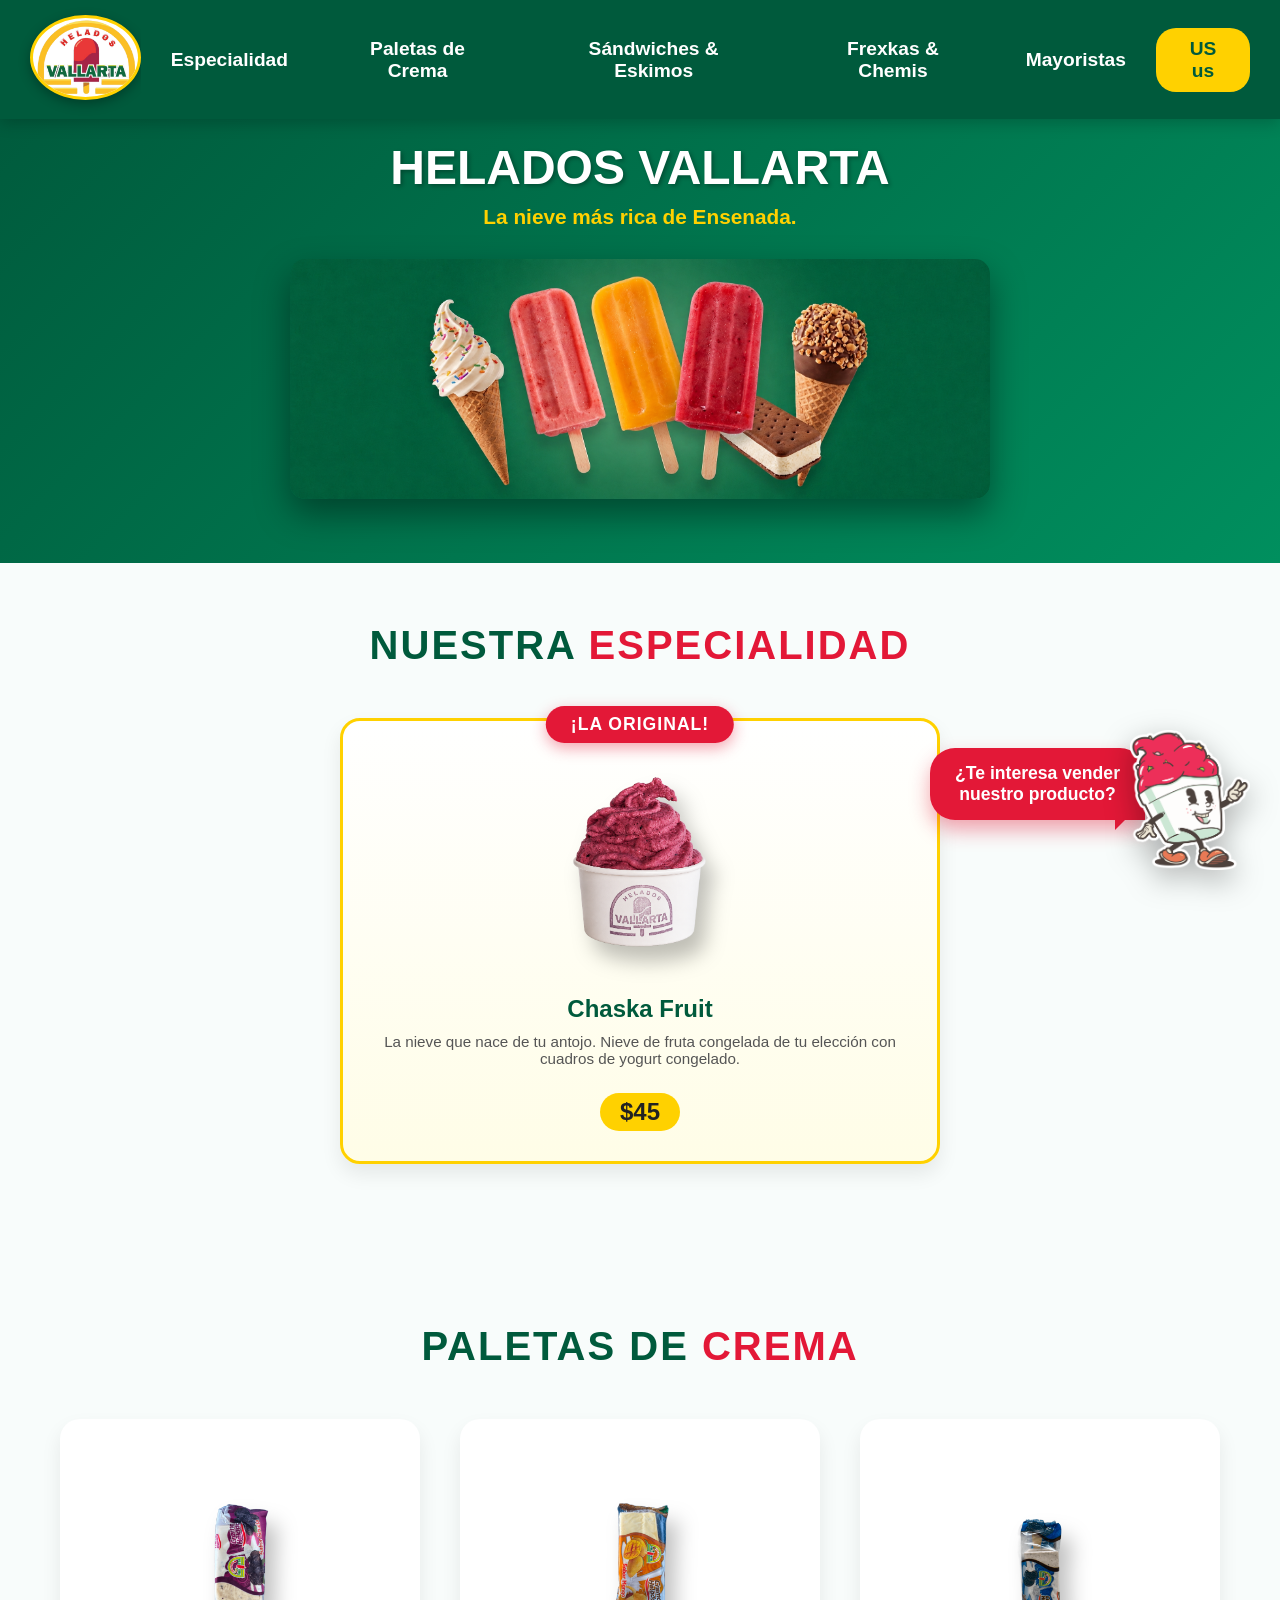
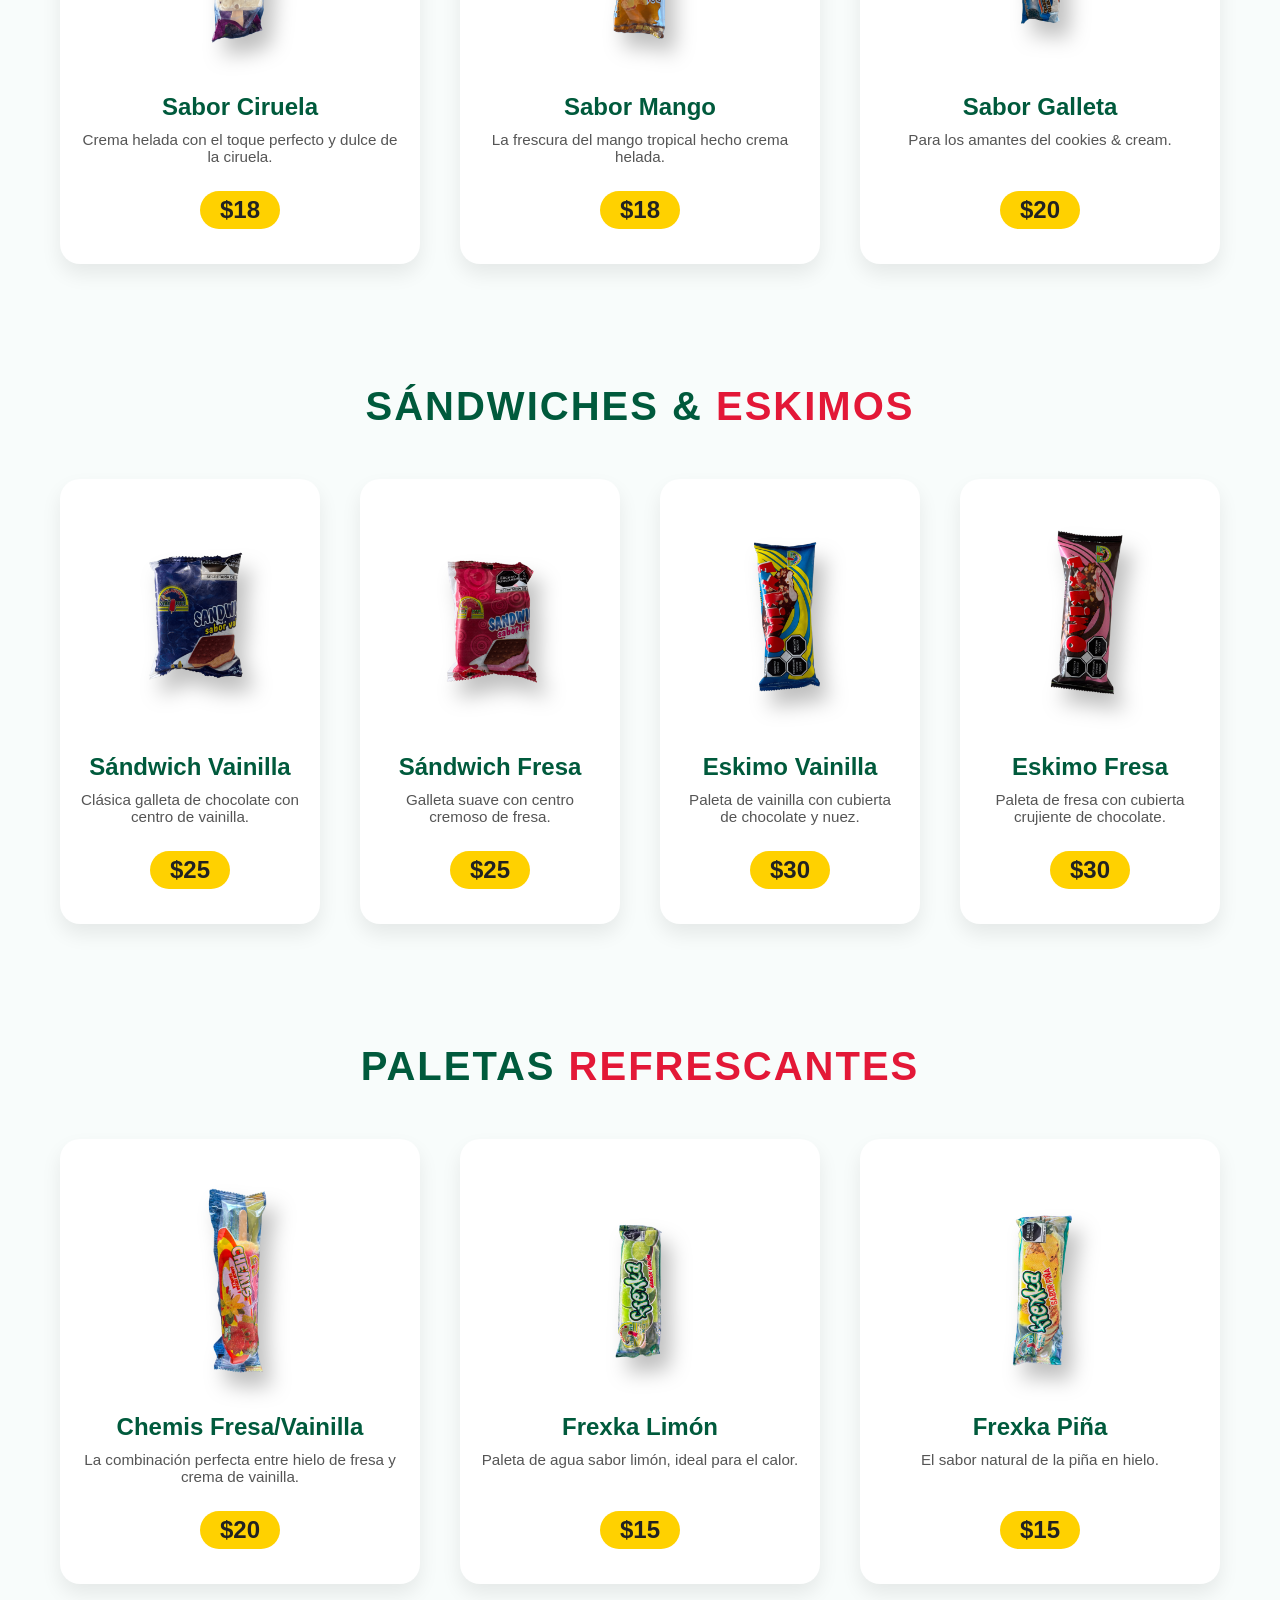
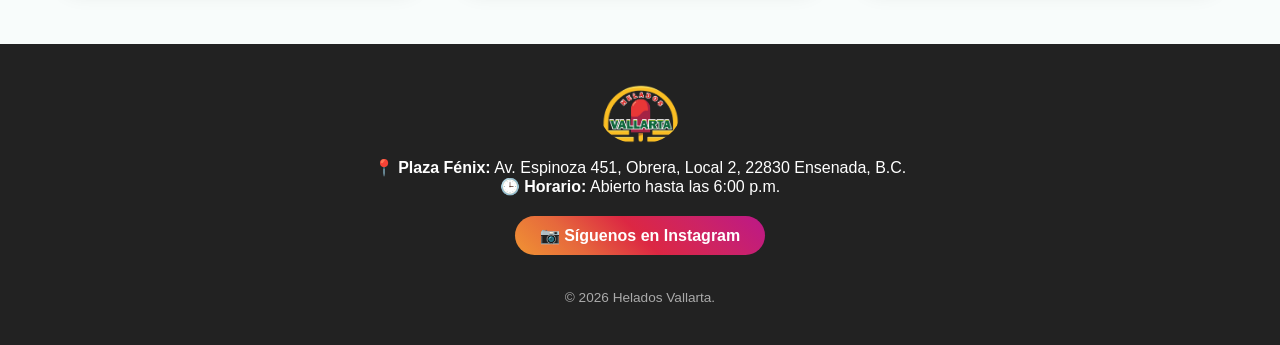
<file: index.html>
<!DOCTYPE html>
<html lang="es">
<head>
    <meta charset="UTF-8">
    <meta name="viewport" content="width=device-width, initial-scale=1.0">
    <title>Menú Digital - Helados Vallarta</title>
    <link rel="stylesheet" href="styles.css">
</head>
<body>

    <!-- Menú Desplegable -->
    <header class="navbar">
        <a href="#" class="nav-brand">
            <img src="images/logo.png" alt="Logo Helados Vallarta">
        </a>
        
        <!-- Reemplazamos el checkbox por un simple botón -->
        <div class="hamburger" id="hamburger">☰</div>
        
        <nav class="nav-menu">
            <a href="#especialidad">Especialidad</a>
            <a href="#cremas">Paletas de Crema</a>
            <a href="#eskimos">Sándwiches & Eskimos</a>
            <a href="#refrescantes">Frexkas & Chemis</a>
            <a href="contacto.html">Mayoristas</a>
            <a href="index2.html" class="lang-btn-nav">US us</a>
        </nav>
    </header>

    <section class="hero">
        <div class="hero-content">
            <h1>Helados Vallarta</h1>
            <p>La nieve más rica de Ensenada.</p>
        </div>
        <div class="hero-banner">
            <img src="images/banner.png" alt="Banner Helados Vallarta">
        </div>
    </section>

    <!-- ESPECIALIDAD CHASKA -->
    <section id="especialidad" class="menu-section">
        <h2 class="section-title">Nuestra <span>Especialidad</span></h2>
        <div class="grid-menu">
            <article class="menu-card featured">
                <span class="badge-nitro">¡La Original!</span>
                <img src="images/chaska.png" alt="Chaska Fruit">
                <h3>Chaska Fruit</h3>
                <p class="desc-text">La nieve que nace de tu antojo. Nieve de fruta congelada de tu elección con cuadros de yogurt congelado.</p>
                <p class="price-tag">$45</p>
            </article>
        </div>
    </section>

    <!-- PALETAS DE CREMA -->
    <section id="cremas" class="menu-section">
        <h2 class="section-title">Paletas de <span>Crema</span></h2>
        <div class="grid-menu">
            <article class="menu-card">
                <img src="images/1.png" alt="Crema Ciruela">
                <h3>Sabor Ciruela</h3>
                <p class="desc-text">Crema helada con el toque perfecto y dulce de la ciruela.</p>
                <p class="price-tag">$18</p>
            </article>
            <article class="menu-card">
                <img src="images/2.png" alt="Crema Mango">
                <h3>Sabor Mango</h3>
                <p class="desc-text">La frescura del mango tropical hecho crema helada.</p>
                <p class="price-tag">$18</p>
            </article>
            <article class="menu-card">
                <img src="images/3.png" alt="Crema Galleta">
                <h3>Sabor Galleta</h3>
                <p class="desc-text">Para los amantes del cookies & cream.</p>
                <p class="price-tag">$20</p>
            </article>
        </div>
    </section>

    <!-- SÁNDWICHES Y ESKIMOS -->
    <section id="eskimos" class="menu-section">
        <h2 class="section-title">Sándwiches & <span>Eskimos</span></h2>
        <div class="grid-menu">
            <article class="menu-card">
                <img src="images/4.png" alt="Sándwich Vainilla">
                <h3>Sándwich Vainilla</h3>
                <p class="desc-text">Clásica galleta de chocolate con centro de vainilla.</p>
                <p class="price-tag">$25</p>
            </article>
            <article class="menu-card">
                <img src="images/5.png" alt="Sándwich Fresa">
                <h3>Sándwich Fresa</h3>
                <p class="desc-text">Galleta suave con centro cremoso de fresa.</p>
                <p class="price-tag">$25</p>
            </article>
            <article class="menu-card">
                <img src="images/6.png" alt="Eskimo Vainilla">
                <h3>Eskimo Vainilla</h3>
                <p class="desc-text">Paleta de vainilla con cubierta de chocolate y nuez.</p>
                <p class="price-tag">$30</p>
            </article>
            <article class="menu-card">
                <img src="images/7.png" alt="Eskimo Fresa">
                <h3>Eskimo Fresa</h3>
                <p class="desc-text">Paleta de fresa con cubierta crujiente de chocolate.</p>
                <p class="price-tag">$30</p>
            </article>
        </div>
    </section>

    <!-- REFRESCANTES -->
    <section id="refrescantes" class="menu-section">
        <h2 class="section-title">Paletas <span>Refrescantes</span></h2>
        <div class="grid-menu">
            <article class="menu-card">
                <img src="images/8.png" alt="Chemis">
                <h3>Chemis Fresa/Vainilla</h3>
                <p class="desc-text">La combinación perfecta entre hielo de fresa y crema de vainilla.</p>
                <p class="price-tag">$20</p>
            </article>
            <article class="menu-card">
                <img src="images/9.png" alt="Frexka Limón">
                <h3>Frexka Limón</h3>
                <p class="desc-text">Paleta de agua sabor limón, ideal para el calor.</p>
                <p class="price-tag">$15</p>
            </article>
            <article class="menu-card">
                <img src="images/10.png" alt="Frexka Piña">
                <h3>Frexka Piña</h3>
                <p class="desc-text">El sabor natural de la piña en hielo.</p>
                <p class="price-tag">$15</p>
            </article>
        </div>
    </section>

    <!-- FOOTER -->
    <footer>
        <img src="images/logo.png" alt="Logo Footer" style="width: 80px; border-radius: 50%; margin-bottom: 10px;">
        <p><strong>📍 Plaza Fénix:</strong> Av. Espinoza 451, Obrera, Local 2, 22830 Ensenada, B.C.</p>
        <p><strong>🕒 Horario:</strong> Abierto hasta las 6:00 p.m.</p>
        <a href="https://www.instagram.com/helados.vallarta/" target="_blank" class="ig-link">📷 Síguenos en Instagram</a>
        <p style="margin-top: 15px; font-size: 0.85rem; color:#aaa;">&copy; 2026 Helados Vallarta.</p>
    </footer>

    <!-- BOTÓN FLOTANTE GLOBAL (CHASKAMAN CTA) -->
    <a href="contacto.html" class="global-cta">
        <div class="speech-bubble">¿Te interesa vender<br>nuestro producto?</div>
        <img src="images/Chaskaman.png" alt="Chaskaman" class="chaska-float-global">
    </a>

    <!-- SCRIPT PARA EL MENÚ RESPONSIVO -->
    <script>
        const hamburger = document.getElementById('hamburger');
        const navMenu = document.querySelector('.nav-menu');
        const navLinks = document.querySelectorAll('.nav-menu a');

        // Abre/Cierra el menú al tocar las 3 rayitas
        hamburger.addEventListener('click', () => {
            navMenu.classList.toggle('active');
        });

        // Cierra el menú automáticamente al seleccionar una opción
        navLinks.forEach(link => {
            link.addEventListener('click', () => {
                navMenu.classList.remove('active');
            });
        });
    </script>

</body>
</html>
</file>
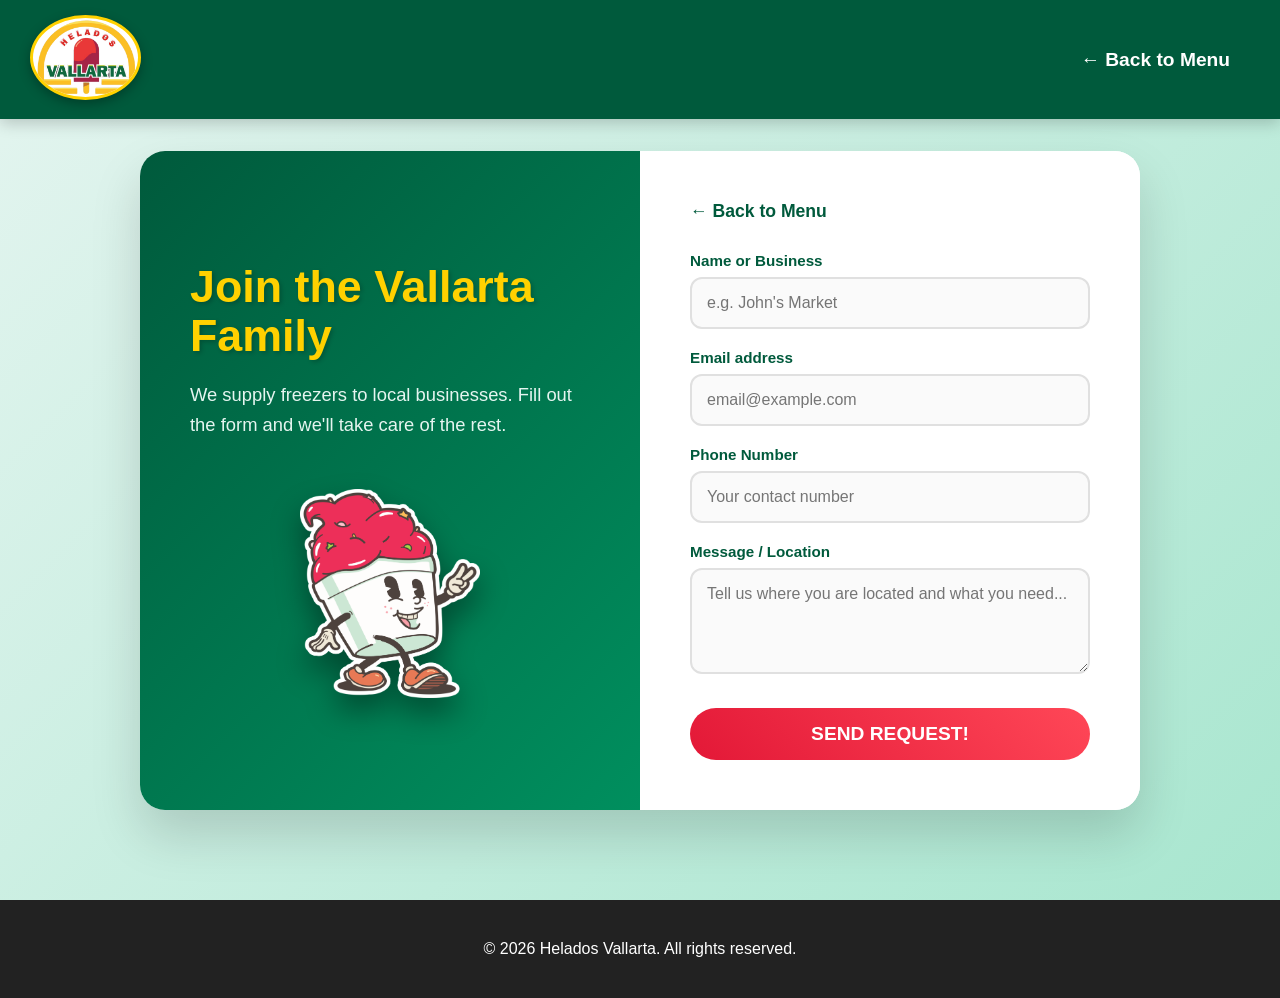
<file: contact.html>
<!DOCTYPE html>
<html lang="en">
<head>
    <meta charset="UTF-8">
    <meta name="viewport" content="width=device-width, initial-scale=1.0">
    <title>Wholesale Contact - Helados Vallarta</title>
    <link rel="stylesheet" href="styles.css">
</head>
<body>

    <header class="navbar">
        <a href="index2.html" class="nav-brand">
            <img src="images/logo.png" alt="Helados Vallarta Logo">
        </a>
        <nav class="nav-menu" style="transform: scaleY(1); position: static; flex-direction: row; width: auto; box-shadow: none;">
            <a href="index2.html" style="border: none;">← Back to Menu</a>
        </nav>
    </header>

    <main class="contact-page">
        <div class="contact-box">
            
            <!-- Left Side -->
            <div class="contact-info">
                <h2>Join the Vallarta Family</h2>
                <p>We supply freezers to local businesses. Fill out the form and we'll take care of the rest.</p>
                <img src="images/Chaskaman.png" alt="Chaskaman Mascot" class="contact-mascot">
            </div>

            <!-- Right Side (Form with Netlify) -->
            <div class="contact-form-side">
                <a href="index2.html" class="back-btn">← Back to Menu</a>
                
                <form name="wholesale-en" method="POST" data-netlify="true">
                    <div class="input-group">
                        <label>Name or Business</label>
                        <input type="text" name="name" placeholder="e.g. John's Market" required>
                    </div>
                    <div class="input-group">
                        <label>Email address</label>
                        <input type="email" name="email" placeholder="email@example.com" required>
                    </div>
                    <div class="input-group">
                        <label>Phone Number</label>
                        <input type="tel" name="phone" placeholder="Your contact number" required>
                    </div>
                    <div class="input-group">
                        <label>Message / Location</label>
                        <textarea name="message" rows="4" placeholder="Tell us where you are located and what you need..." required></textarea>
                    </div>
                    <button type="submit" class="submit-btn">Send Request!</button>
                </form>
            </div>

        </div>
    </main>

    <footer style="margin-top: 0;">
        <p>&copy; 2026 Helados Vallarta. All rights reserved.</p>
    </footer>

</body>
</html>
</file>
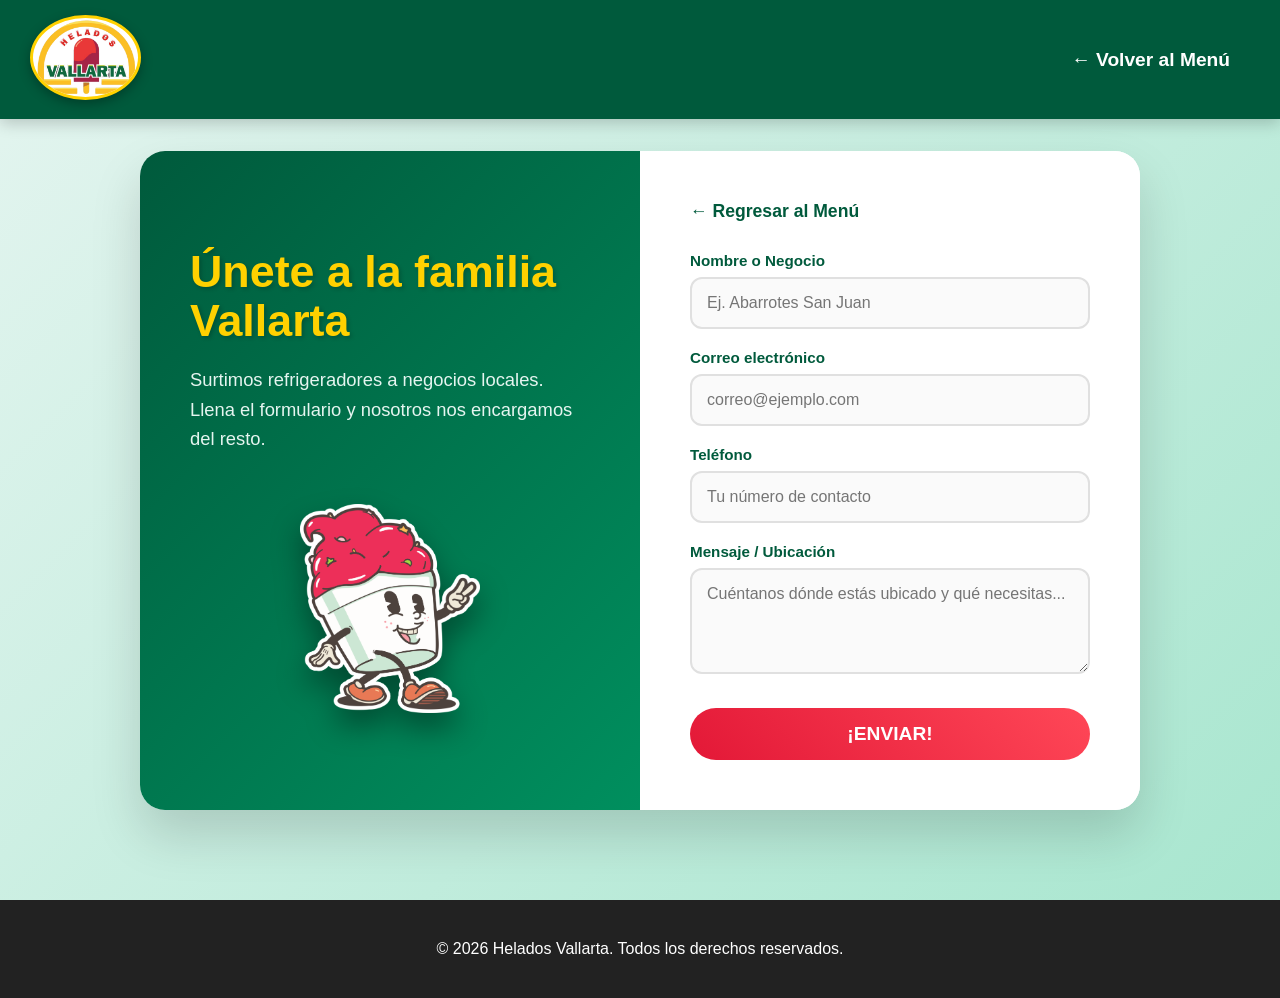
<file: contacto.html>
<!DOCTYPE html>
<html lang="es">
<head>
    <meta charset="UTF-8">
    <meta name="viewport" content="width=device-width, initial-scale=1.0">
    <title>Contacto Mayoristas - Helados Vallarta</title>
    <link rel="stylesheet" href="styles.css">
</head>
<body>

    <header class="navbar">
        <a href="index.html" class="nav-brand">
            <img src="images/logo.png" alt="Logo Helados Vallarta">
        </a>
        <nav class="nav-menu" style="transform: scaleY(1); position: static; flex-direction: row; width: auto; box-shadow: none;">
            <a href="index.html" style="border: none;">← Volver al Menú</a>
        </nav>
    </header>

    <main class="contact-page">
        <div class="contact-box">
            
            <!-- Lado Izquierdo -->
            <div class="contact-info">
                <h2>Únete a la familia Vallarta</h2>
                <p>Surtimos refrigeradores a negocios locales. Llena el formulario y nosotros nos encargamos del resto.</p>
                <img src="images/Chaskaman.png" alt="Chaskaman" class="contact-mascot">
            </div>

            <!-- Lado Derecho (Formulario con Netlify) -->
            <div class="contact-form-side">
                <a href="index.html" class="back-btn">← Regresar al Menú</a>
                
                <form name="mayoristas-es" method="POST" data-netlify="true">
                    <div class="input-group">
                        <label>Nombre o Negocio</label>
                        <input type="text" name="nombre" placeholder="Ej. Abarrotes San Juan" required>
                    </div>
                    <div class="input-group">
                        <label>Correo electrónico</label>
                        <input type="email" name="correo" placeholder="correo@ejemplo.com" required>
                    </div>
                    <div class="input-group">
                        <label>Teléfono</label>
                        <input type="tel" name="telefono" placeholder="Tu número de contacto" required>
                    </div>
                    <div class="input-group">
                        <label>Mensaje / Ubicación</label>
                        <textarea name="mensaje" rows="4" placeholder="Cuéntanos dónde estás ubicado y qué necesitas..." required></textarea>
                    </div>
                    <button type="submit" class="submit-btn">¡Enviar!</button>
                </form>
            </div>

        </div>
    </main>

    <footer style="margin-top: 0;">
        <p>&copy; 2026 Helados Vallarta. Todos los derechos reservados.</p>
    </footer>

</body>
</html>
</file>
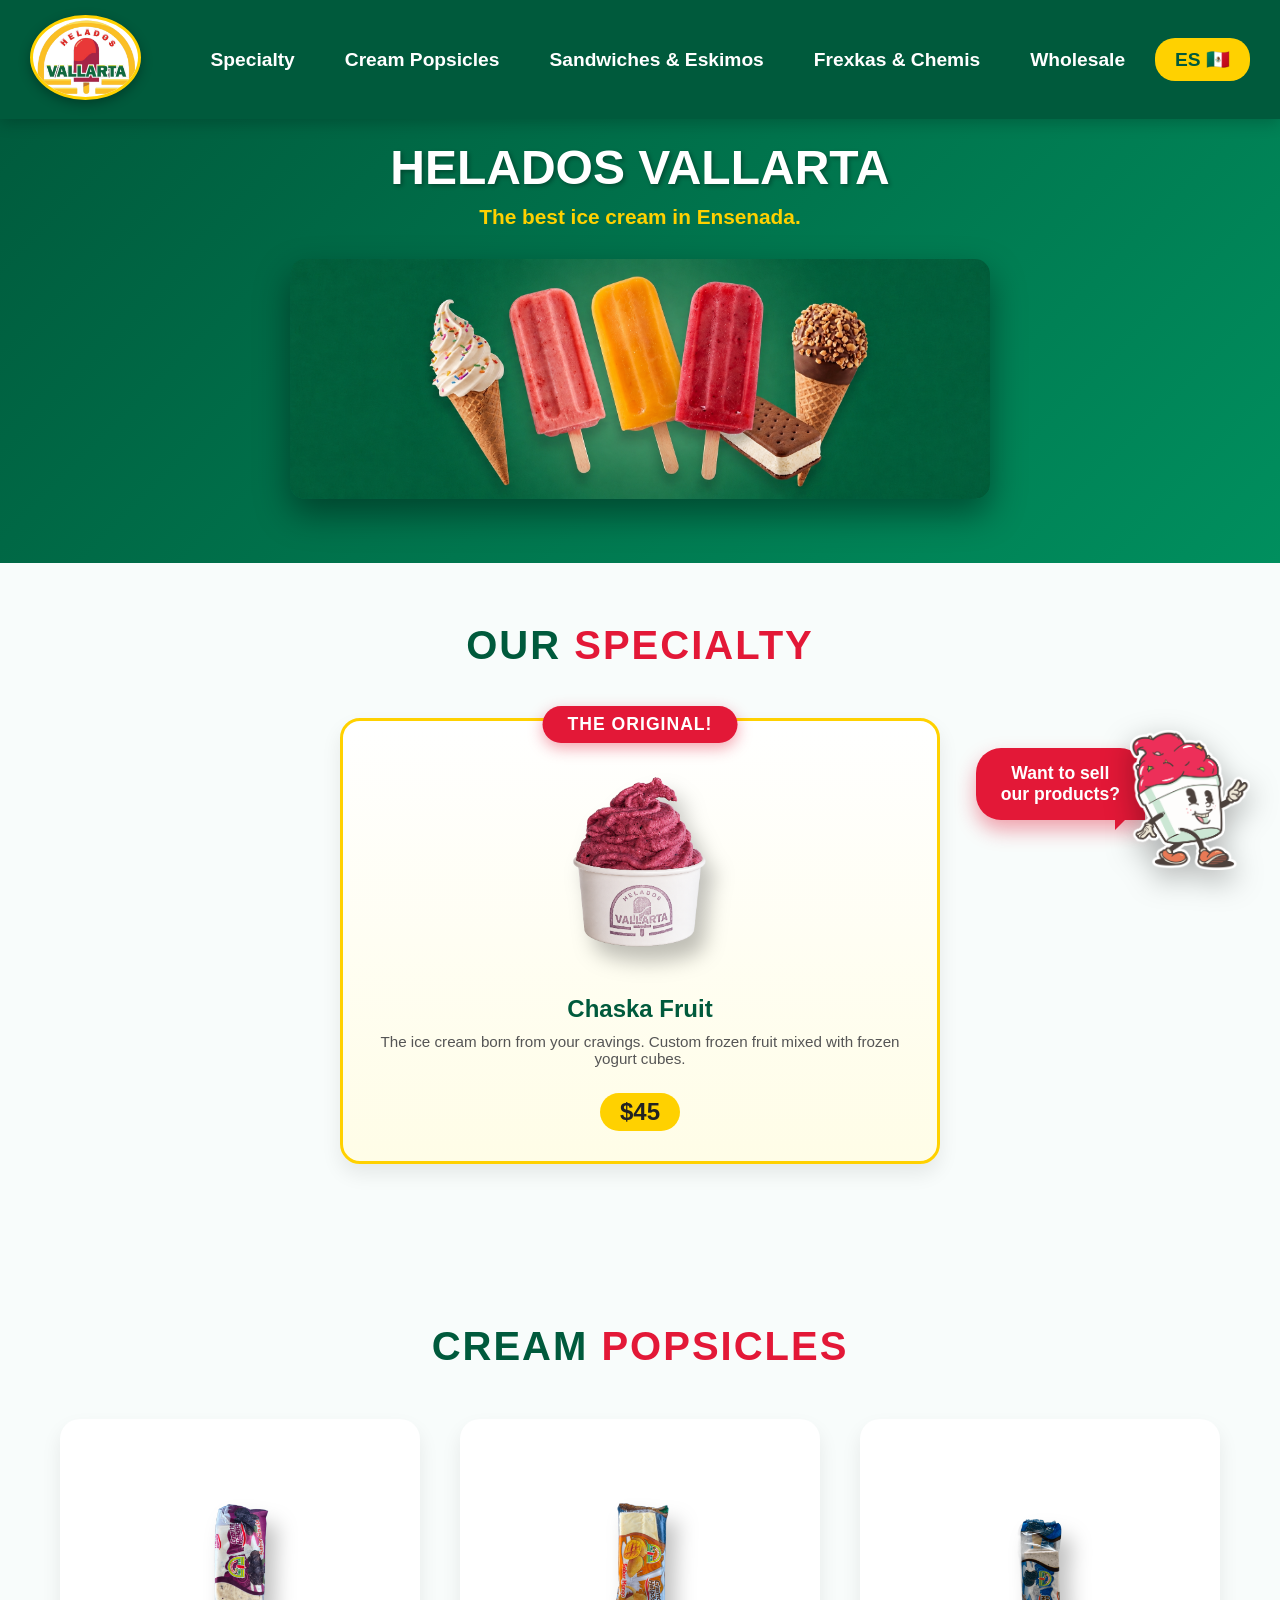
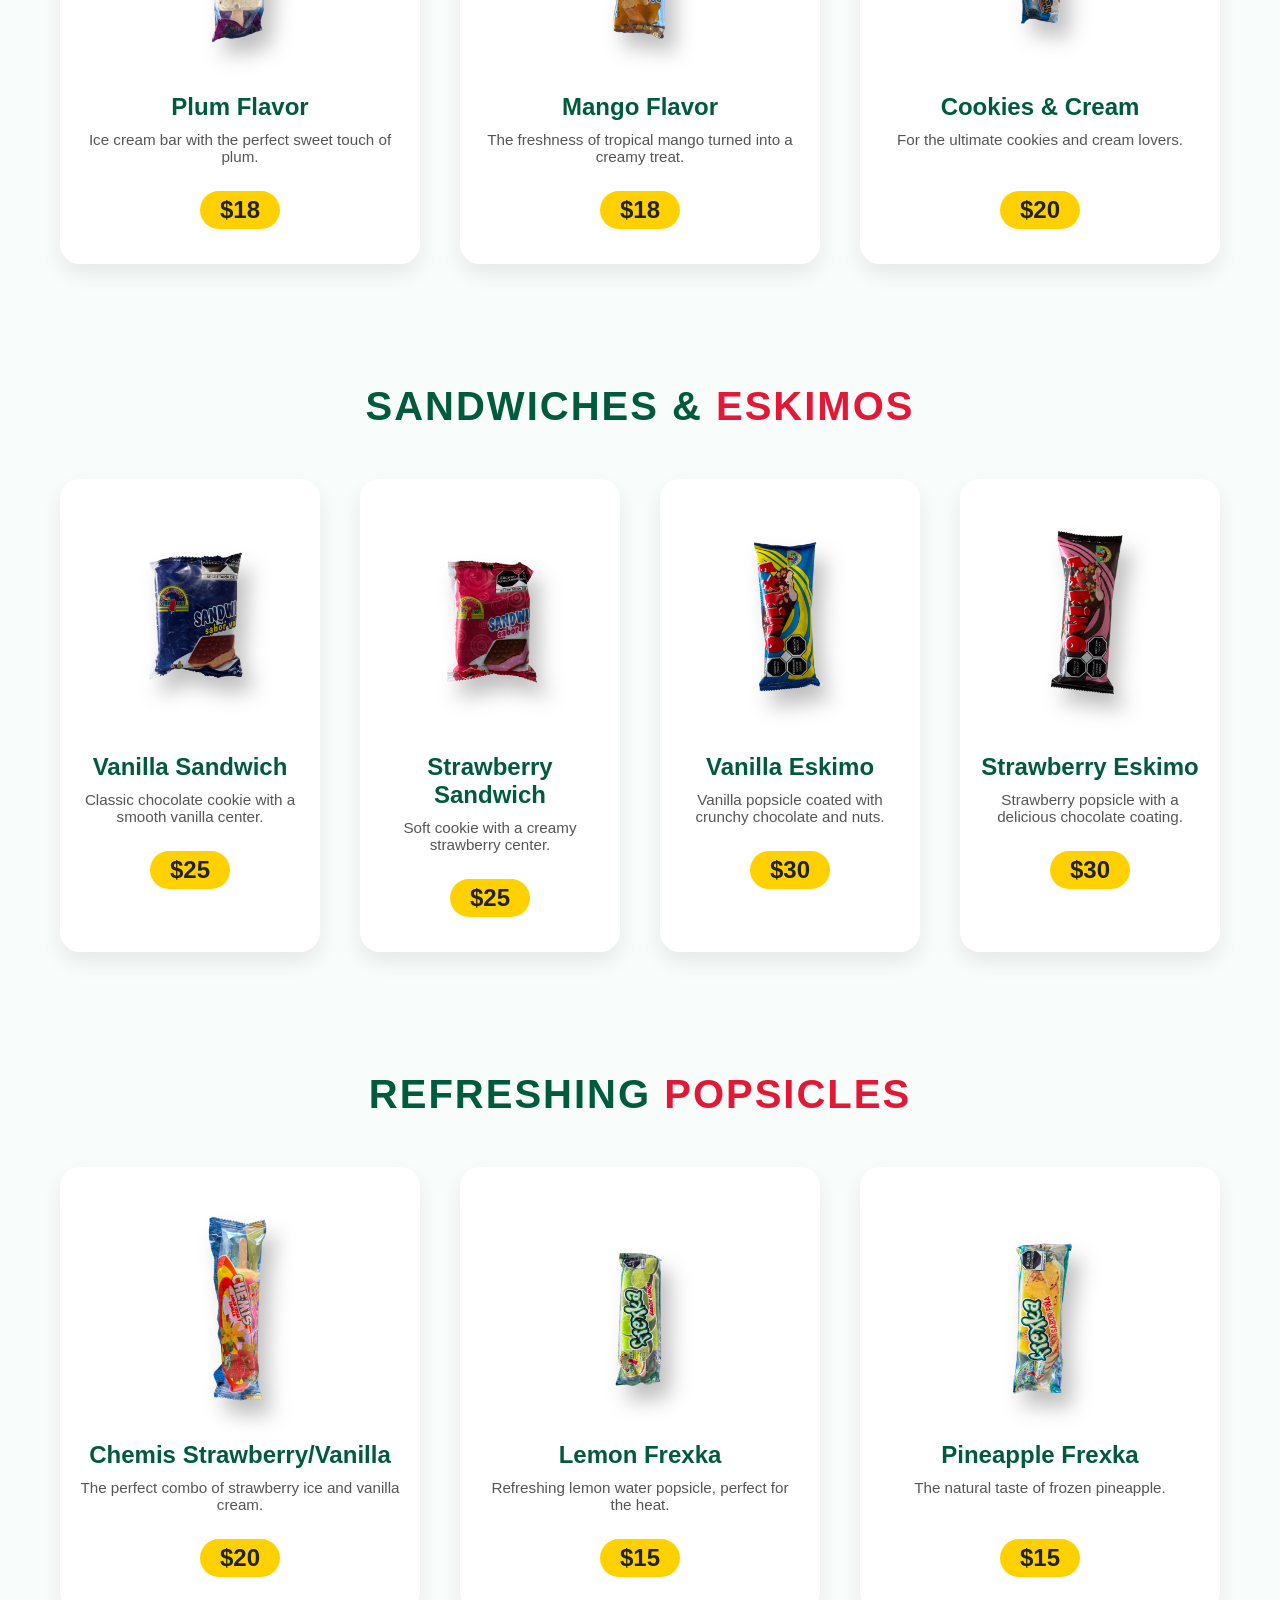
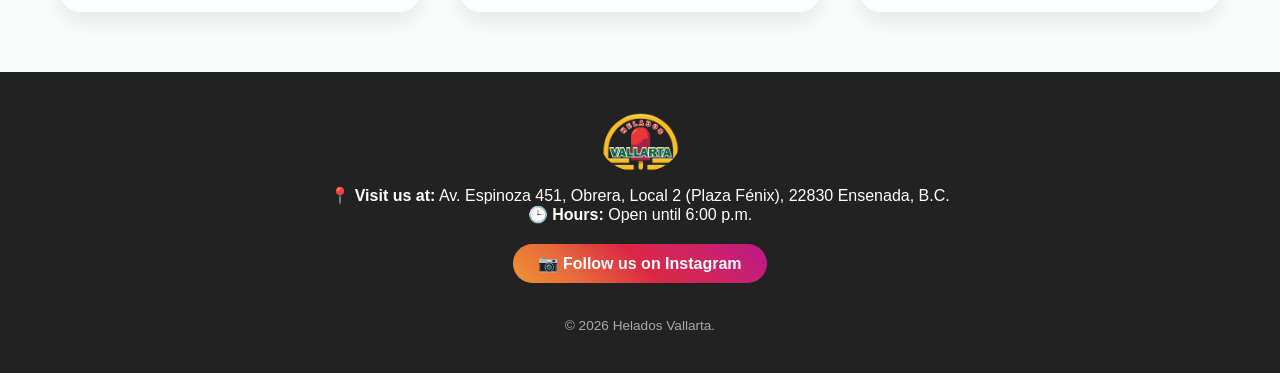
<file: index2.html>
<!DOCTYPE html>
<html lang="en-US">
<head>
    <meta charset="UTF-8">
    <meta name="viewport" content="width=device-width, initial-scale=1.0">
    <title>Digital Menu - Helados Vallarta</title>
    <link rel="stylesheet" href="styles.css">
</head>
<body>

    <!-- Top Dropdown Navbar -->
    <header class="navbar">
        <a href="#" class="nav-brand">
            <img src="images/logo.png" alt="Helados Vallarta Logo">
        </a>
        
        <!-- Botón del menú hamburguesa -->
        <div class="hamburger" id="hamburger">☰</div>
        
        <nav class="nav-menu">
            <a href="#especialidad">Specialty</a>
            <a href="#cremas">Cream Popsicles</a>
            <a href="#eskimos">Sandwiches & Eskimos</a>
            <a href="#refrescantes">Frexkas & Chemis</a>
            <a href="contact.html">Wholesale</a>
            <!-- Botón para regresar a Español -->
            <a href="index.html" class="lang-btn-nav">ES 🇲🇽</a>
        </nav>
    </header>

    <section class="hero">
        <div class="hero-content">
            <h1>Helados Vallarta</h1>
            <p>The best ice cream in Ensenada.</p>
        </div>
        <div class="hero-banner">
            <img src="images/banner.png" alt="Helados Vallarta Banner">
        </div>
    </section>

    <!-- THE SPECIALTY -->
    <section id="especialidad" class="menu-section">
        <h2 class="section-title">Our <span>Specialty</span></h2>
        <div class="grid-menu">
            <article class="menu-card featured">
                <span class="badge-nitro">The Original!</span>
                <img src="images/chaska.png" alt="Chaska Fruit">
                <h3>Chaska Fruit</h3>
                <p class="desc-text">The ice cream born from your cravings. Custom frozen fruit mixed with frozen yogurt cubes.</p>
                <p class="price-tag">$45</p>
            </article>
        </div>
    </section>

    <!-- CREAM POPSICLES -->
    <section id="cremas" class="menu-section">
        <h2 class="section-title">Cream <span>Popsicles</span></h2>
        <div class="grid-menu">
            <article class="menu-card">
                <img src="images/1.png" alt="Plum Cream">
                <h3>Plum Flavor</h3>
                <p class="desc-text">Ice cream bar with the perfect sweet touch of plum.</p>
                <p class="price-tag">$18</p>
            </article>
            <article class="menu-card">
                <img src="images/2.png" alt="Mango Cream">
                <h3>Mango Flavor</h3>
                <p class="desc-text">The freshness of tropical mango turned into a creamy treat.</p>
                <p class="price-tag">$18</p>
            </article>
            <article class="menu-card">
                <img src="images/3.png" alt="Cookies Cream">
                <h3>Cookies & Cream</h3>
                <p class="desc-text">For the ultimate cookies and cream lovers.</p>
                <p class="price-tag">$20</p>
            </article>
        </div>
    </section>

    <!-- SANDWICHES & ESKIMOS -->
    <section id="eskimos" class="menu-section">
        <h2 class="section-title">Sandwiches & <span>Eskimos</span></h2>
        <div class="grid-menu">
            <article class="menu-card">
                <img src="images/4.png" alt="Vanilla Sandwich">
                <h3>Vanilla Sandwich</h3>
                <p class="desc-text">Classic chocolate cookie with a smooth vanilla center.</p>
                <p class="price-tag">$25</p>
            </article>
            <article class="menu-card">
                <img src="images/5.png" alt="Strawberry Sandwich">
                <h3>Strawberry Sandwich</h3>
                <p class="desc-text">Soft cookie with a creamy strawberry center.</p>
                <p class="price-tag">$25</p>
            </article>
            <article class="menu-card">
                <img src="images/6.png" alt="Vanilla Eskimo">
                <h3>Vanilla Eskimo</h3>
                <p class="desc-text">Vanilla popsicle coated with crunchy chocolate and nuts.</p>
                <p class="price-tag">$30</p>
            </article>
            <article class="menu-card">
                <img src="images/7.png" alt="Strawberry Eskimo">
                <h3>Strawberry Eskimo</h3>
                <p class="desc-text">Strawberry popsicle with a delicious chocolate coating.</p>
                <p class="price-tag">$30</p>
            </article>
        </div>
    </section>

    <!-- WATER POPSICLES -->
    <section id="refrescantes" class="menu-section">
        <h2 class="section-title">Refreshing <span>Popsicles</span></h2>
        <div class="grid-menu">
            <article class="menu-card">
                <img src="images/8.png" alt="Chemis">
                <h3>Chemis Strawberry/Vanilla</h3>
                <p class="desc-text">The perfect combo of strawberry ice and vanilla cream.</p>
                <p class="price-tag">$20</p>
            </article>
            <article class="menu-card">
                <img src="images/9.png" alt="Lemon Frexka">
                <h3>Lemon Frexka</h3>
                <p class="desc-text">Refreshing lemon water popsicle, perfect for the heat.</p>
                <p class="price-tag">$15</p>
            </article>
            <article class="menu-card">
                <img src="images/10.png" alt="Pineapple Frexka">
                <h3>Pineapple Frexka</h3>
                <p class="desc-text">The natural taste of frozen pineapple.</p>
                <p class="price-tag">$15</p>
            </article>
        </div>
    </section>

    <!-- FOOTER -->
    <footer>
        <img src="images/logo.png" alt="Logo Footer" style="width: 80px; border-radius: 50%; margin-bottom: 10px;">
        <p><strong>📍 Visit us at:</strong> Av. Espinoza 451, Obrera, Local 2 (Plaza Fénix), 22830 Ensenada, B.C.</p>
        <p><strong>🕒 Hours:</strong> Open until 6:00 p.m.</p>
        <a href="https://www.instagram.com/helados.vallarta/" target="_blank" class="ig-link">📷 Follow us on Instagram</a>
        <p style="margin-top: 15px; font-size: 0.85rem; color:#aaa;">&copy; 2026 Helados Vallarta.</p>
    </footer>

    <!-- GLOBAL FLOATING BUTTON (CHASKAMAN CTA) -->
    <a href="contact.html" class="global-cta">
        <div class="speech-bubble">Want to sell<br>our products?</div>
        <img src="images/Chaskaman.png" alt="Chaskaman Mascot" class="chaska-float-global">
    </a>

    <!-- SCRIPT FOR RESPONSIVE MENU -->
    <script>
        const hamburger = document.getElementById('hamburger');
        const navMenu = document.querySelector('.nav-menu');
        const navLinks = document.querySelectorAll('.nav-menu a');

        // Opens/Closes the menu when clicking the hamburger icon
        hamburger.addEventListener('click', () => {
            navMenu.classList.toggle('active');
        });

        // Closes the menu automatically when a link is selected
        navLinks.forEach(link => {
            link.addEventListener('click', () => {
                navMenu.classList.remove('active');
            });
        });
    </script>

</body>
</html>
</file>
<file: styles.css>
:root {
    --dark-green: #005a3c;
    --light-green: #e5f5f0;
    --accent-yellow: #FFD100;
    --accent-red: #E31837;
    --text-dark: #222;
    --card-bg: #ffffff;
}

* {
    margin: 0;
    padding: 0;
    box-sizing: border-box;
    scroll-behavior: smooth;
}

body {
    font-family: 'Segoe UI', Tahoma, Geneva, Verdana, sans-serif;
    background-color: #f8fcfb;
    color: var(--text-dark);
    overflow-x: hidden;
}

/* --- Menú Desplegable --- */
.navbar {
    background-color: var(--dark-green);
    padding: 15px 30px;
    display: flex;
    justify-content: space-between;
    align-items: center;
    position: fixed;
    width: 100%;
    top: 0;
    z-index: 2000;
    box-shadow: 0 4px 15px rgba(0,0,0,0.2);
}

/* --- Logo del Navbar --- */
.nav-brand img {
    height: 85px; /* Aumentamos el tamaño considerablemente */
    border-radius: 50%;
    border: 3px solid var(--accent-yellow); /* Borde más notorio */
    box-shadow: 0 4px 12px rgba(0,0,0,0.3); /* Sombra para que "salte" del fondo */
    transition: transform 0.3s cubic-bezier(0.175, 0.885, 0.32, 1.275);
    background-color: white; /* Por si el logo tiene transparencias, que resalte limpio */
}

.nav-brand img:hover {
    transform: scale(1.1) rotate(-5deg); /* Efecto interactivo al pasar el mouse */
}

.nav-menu.active {
    transform: scaleY(1);
}

.hamburger {
    font-size: 30px;
    color: var(--accent-yellow);
    cursor: pointer;
    transition: transform 0.3s;
}

.hamburger:hover { transform: scale(1.1); }

.nav-menu {
    position: absolute;
    top: 100%;
    left: 0;
    width: 100%;
    background-color: var(--dark-green);
    display: flex;
    flex-direction: column;
    align-items: center;
    transform: scaleY(0);
    transform-origin: top;
    transition: transform 0.4s cubic-bezier(0.175, 0.885, 0.32, 1.275);
    box-shadow: 0 10px 15px rgba(0,0,0,0.2);
}

.nav-menu a {
    color: white;
    text-decoration: none;
    font-size: 1.2rem;
    font-weight: bold;
    padding: 15px;
    width: 100%;
    text-align: center;
    border-top: 1px solid rgba(255,255,255,0.1);
    transition: background 0.3s, color 0.3s;
}

.nav-menu a:hover {
    background-color: var(--accent-yellow);
    color: var(--dark-green);
}

.lang-btn-nav {
    background: var(--accent-yellow);
    color: var(--dark-green) !important;
    border-top: none !important;
}

/* --- Hero Section --- */
.hero {
    margin-top: 80px;
    background: linear-gradient(135deg, var(--dark-green) 0%, #008f5e 100%);
    padding: 60px 20px;
    text-align: center;
    color: white;
}

.hero-content h1 {
    font-size: 3rem;
    text-transform: uppercase;
    text-shadow: 2px 2px 4px rgba(0,0,0,0.3);
    margin-bottom: 10px;
    animation: fadeInDown 1s ease-out;
}

.hero-content p {
    font-size: 1.3rem;
    color: var(--accent-yellow);
    font-weight: bold;
    margin-bottom: 30px;
    animation: fadeInDown 1.2s ease-out;
}

.hero-banner { max-width: 700px; margin: 0 auto; }

.hero-banner img {
    width: 100%;
    height: auto;
    border-radius: 15px;
    box-shadow: 0 15px 35px rgba(0,0,0,0.4);
    animation: zoomIn 1.5s ease-out;
}

/* --- Secciones y Grid --- */
.menu-section {
    padding: 60px 20px;
    max-width: 1200px;
    margin: 0 auto;
}

.section-title {
    text-align: center;
    font-size: 2.5rem;
    color: var(--dark-green);
    margin-bottom: 50px;
    text-transform: uppercase;
    letter-spacing: 2px;
}

.section-title span { color: var(--accent-red); }

.grid-menu {
    display: grid;
    grid-template-columns: repeat(auto-fit, minmax(260px, 1fr));
    gap: 40px;
}

.menu-card {
    background: var(--card-bg);
    border-radius: 20px;
    padding: 30px 20px;
    text-align: center;
    box-shadow: 0 10px 20px rgba(0,0,0,0.08);
    position: relative;
    transition: all 0.4s cubic-bezier(0.175, 0.885, 0.32, 1.275);
    border-bottom: 5px solid transparent;
}

.menu-card:hover {
    transform: translateY(-15px) scale(1.03);
    box-shadow: 0 20px 40px rgba(0,0,0,0.15);
    border-bottom: 5px solid var(--accent-red);
}

.menu-card img {
    height: 220px;
    object-fit: contain;
    margin-bottom: 20px;
    filter: drop-shadow(10px 15px 10px rgba(0,0,0,0.25));
    transition: transform 0.3s;
}

.menu-card:hover img { transform: scale(1.1) rotate(3deg); }

.menu-card h3 {
    font-size: 1.5rem;
    color: var(--dark-green);
    margin-bottom: 10px;
}

.desc-text {
    font-size: 0.95rem;
    color: #555;
    margin-bottom: 15px;
    height: 45px;
}

.menu-card.featured {
    border: 3px solid var(--accent-yellow);
    background: linear-gradient(to bottom, #ffffff, #fffde7);
    grid-column: 1 / -1;
    max-width: 600px;
    margin: 0 auto 40px auto;
}

.badge-nitro {
    position: absolute;
    top: -15px;
    left: 50%;
    transform: translateX(-50%);
    background: var(--accent-red);
    color: white;
    padding: 8px 25px;
    border-radius: 30px;
    font-size: 1.1rem;
    font-weight: 900;
    text-transform: uppercase;
    letter-spacing: 1px;
    box-shadow: 0 5px 15px rgba(227, 24, 55, 0.4);
    animation: pulseGlow 2s infinite;
}

.price-tag {
    font-size: 1.5rem;
    font-weight: bold;
    color: var(--text-color);
    background-color: var(--accent-yellow);
    padding: 5px 20px;
    border-radius: 20px;
    display: inline-block;
}

/* --- Botón Flotante Global (Chaskaman) --- */
.global-cta {
    position: fixed;
    bottom: 30px;
    right: 30px;
    z-index: 9999;
    display: flex;
    align-items: flex-end;
    text-decoration: none;
}

.speech-bubble {
    background: var(--accent-red);
    color: white;
    padding: 15px 25px;
    border-radius: 25px 25px 0 25px;
    font-weight: 900;
    font-size: 1.1rem;
    margin-right: -15px;
    margin-bottom: 50px;
    box-shadow: 0 10px 20px rgba(227, 24, 55, 0.4);
    position: relative;
    animation: pulseGlow 2s infinite;
    text-align: center;
    line-height: 1.2;
}

.speech-bubble::after {
    content: '';
    position: absolute;
    bottom: -10px;
    right: 15px;
    border-width: 15px 15px 0 0;
    border-style: solid;
    border-color: var(--accent-red) transparent transparent transparent;
}

.chaska-float-global {
    width: 120px;
    animation: floatMascot 3s ease-in-out infinite;
    filter: drop-shadow(0 10px 15px rgba(0,0,0,0.3));
    transition: transform 0.3s;
}

.global-cta:hover .chaska-float-global {
    transform: scale(1.1) rotate(-5deg);
}

/* --- Página de Contacto --- */
.contact-page {
    padding: 100px 20px 40px 20px;
    min-height: 100vh;
    display: flex;
    justify-content: center;
    align-items: center;
    background: linear-gradient(135deg, var(--light-green) 0%, #a8e6cf 100%);
}

.contact-box {
    display: flex;
    max-width: 1000px;
    width: 100%;
    background: white;
    border-radius: 25px;
    box-shadow: 0 25px 50px rgba(0,0,0,0.15);
    overflow: hidden;
    animation: zoomIn 0.8s cubic-bezier(0.175, 0.885, 0.32, 1.275);
}

/* Lado Izquierdo: Información y Chaskaman */
.contact-info {
    flex: 1;
    background: linear-gradient(135deg, var(--dark-green) 0%, #008f5e 100%);
    color: white;
    padding: 50px;
    display: flex;
    flex-direction: column;
    justify-content: center;
    position: relative;
}

.contact-info h2 {
    font-size: 2.8rem;
    margin-bottom: 20px;
    color: var(--accent-yellow);
    line-height: 1.1;
    text-shadow: 2px 2px 4px rgba(0,0,0,0.2);
}

.contact-info p {
    font-size: 1.15rem;
    margin-bottom: 30px;
    line-height: 1.6;
    color: var(--light-green);
}

.contact-mascot {
    width: 180px;
    align-self: center;
    margin-top: 20px;
    animation: floatMascot 4s infinite ease-in-out;
    filter: drop-shadow(0 15px 15px rgba(0,0,0,0.4));
}

/* Lado Derecho: Formulario */
.contact-form-side {
    flex: 1;
    padding: 50px;
    background: var(--card-bg);
    position: relative;
    display: flex;
    flex-direction: column;
    justify-content: center;
}

.back-btn {
    display: inline-block;
    color: var(--dark-green);
    text-decoration: none;
    font-weight: 900;
    margin-bottom: 30px;
    font-size: 1.1rem;
    transition: transform 0.3s;
}

.back-btn:hover {
    transform: translateX(-8px);
}

.input-group {
    margin-bottom: 20px;
}

.input-group label {
    display: block;
    margin-bottom: 8px;
    font-weight: 700;
    color: var(--dark-green);
    font-size: 0.95rem;
}

.input-group input, .input-group textarea {
    width: 100%;
    padding: 15px;
    border: 2px solid #e0e0e0;
    border-radius: 12px;
    font-size: 1rem;
    transition: all 0.3s;
    background: #fafafa;
    font-family: inherit;
}

.input-group input:focus, .input-group textarea:focus {
    border-color: var(--accent-red);
    background: white;
    outline: none;
    box-shadow: 0 0 0 4px rgba(227, 24, 55, 0.1);
}

/* Responsive para que en celular el Chaskaman quede arriba y el formulario abajo */
@media (max-width: 768px) {
    .contact-box {
        flex-direction: column;
    }
    .contact-info {
        padding: 40px 30px;
        text-align: center;
    }
    .contact-form-side {
        padding: 40px 30px;
    }
    .contact-mascot {
        width: 140px;
    }
}

/* --- Footer --- */
footer {
    background-color: var(--text-dark);
    color: white;
    text-align: center;
    padding: 40px 20px;
}

.ig-link {
    display: inline-block;
    background: linear-gradient(45deg, #f09433 0%, #e6683c 25%, #dc2743 50%, #cc2366 75%, #bc1888 100%);
    color: white;
    padding: 10px 25px;
    border-radius: 30px;
    text-decoration: none;
    font-weight: bold;
    margin: 20px 0;
    transition: transform 0.3s;
}

.ig-link:hover { transform: scale(1.1); }

/* --- Animaciones Keyframes --- */
@keyframes fadeInDown {
    from { opacity: 0; transform: translateY(-30px); }
    to { opacity: 1; transform: translateY(0); }
}
@keyframes zoomIn {
    from { opacity: 0; transform: scale(0.9); }
    to { opacity: 1; transform: scale(1); }
}
@keyframes floatMascot {
    0%, 100% { transform: translateY(0) rotate(0deg); }
    50% { transform: translateY(-15px) rotate(3deg); }
}
@keyframes pulseGlow {
    0% { box-shadow: 0 0 0 0 rgba(227, 24, 55, 0.6); }
    70% { box-shadow: 0 0 0 15px rgba(227, 24, 55, 0); }
    100% { box-shadow: 0 0 0 0 rgba(227, 24, 55, 0); }
}

@media (min-width: 769px) {
    .nav-menu {
        position: static;
        flex-direction: row;
        width: auto;
        transform: scaleY(1);
        box-shadow: none;
    }
    .nav-menu a { border: none; width: auto; padding: 10px 20px; margin-left: 10px; border-radius: 20px; }
    .hamburger { display: none; }
}

@media (max-width: 768px) {
    .global-cta { bottom: 15px; right: 15px; }
    .chaska-float-global { width: 90px; }
    .speech-bubble { font-size: 0.9rem; padding: 10px 15px; margin-bottom: 35px; }
}

/* --- Estilos del Botón de Enviar --- */
.submit-btn {
    background: linear-gradient(45deg, var(--accent-red), #ff4757);
    color: white;
    border: none;
    padding: 15px;
    font-size: 1.2rem;
    font-weight: bold;
    border-radius: 30px;
    cursor: pointer;
    width: 100%;
    text-transform: uppercase;
    transition: transform 0.3s, box-shadow 0.3s;
    margin-top: 10px;
}

.submit-btn:hover {
    transform: translateY(-3px);
    box-shadow: 0 10px 20px rgba(227, 24, 55, 0.3);
}
</file>
